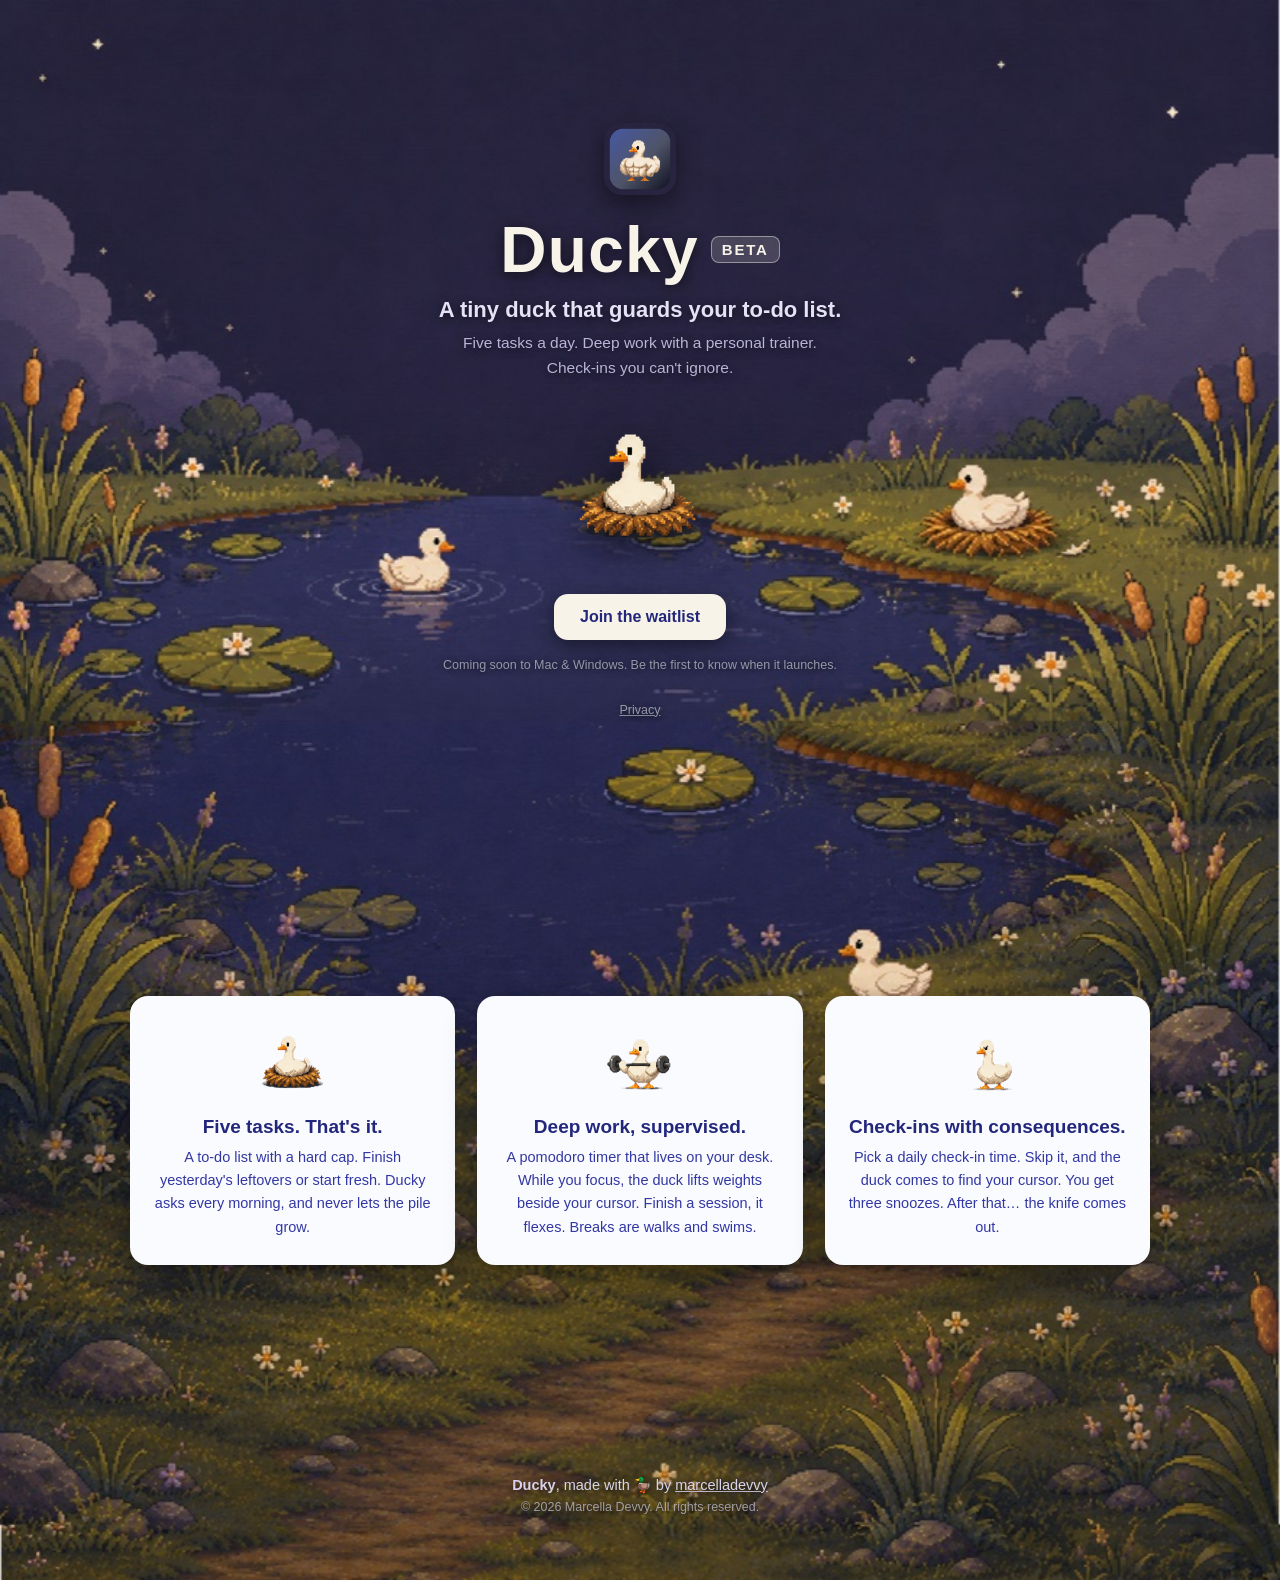
<file: index.html>
<!DOCTYPE html>
<html lang="en">
<head>
  <meta charset="UTF-8" />
  <meta name="viewport" content="width=device-width, initial-scale=1" />
  <title>Helloducky: a tiny duck that guards your to-do list</title>
  <meta name="description" content="Helloducky: a desktop pet duck for macOS. Five tasks a day, a deep-work timer with a personal trainer, and check-ins you can't ignore." />
  <link rel="icon" href="assets/icon.png" />
  <link rel="stylesheet" href="style.css" />
  <!-- Cloudflare Web Analytics (cookieless; no consent banner needed) -->
  <script defer src="https://static.cloudflareinsights.com/beacon.min.js"
    data-cf-beacon='{"token": "df0eca2bb3294f00bd4f149db4be807c"}'></script>
</head>
<body>

  <header class="hero">
    <img class="app-icon" src="assets/icon.png" alt="" width="72" height="72" />
    <h1>Ducky <span class="beta-tag">BETA</span></h1>
    <p class="tagline">A tiny duck that guards your to-do list.</p>
    <p class="sub">Five tasks a day. Deep work with a personal trainer.<br />Check-ins you can't ignore.</p>
    <img id="hero-duck" src="assets/idle_nest_duck_1.png" alt="Ducky sitting in its nest" width="180" height="160" />
    <a class="btn primary" href="https://tally.so/r/PdW9PB" target="_blank" rel="noopener">Join the waitlist</a>
    <p class="fineprint">Coming soon to Mac &amp; Windows. Be the first to know when it launches.</p>
    <p class="fineprint"><a class="privacy-link" href="privacy.html">Privacy</a></p>
  </header>

  <section class="features" aria-label="Features">
    <div class="cards">
      <div class="card">
        <img src="assets/idle_nest_duck_1.png" alt="" width="90" height="80" />
        <h2>Five tasks. That's it.</h2>
        <p>A to-do list with a hard cap. Finish yesterday's leftovers or start
        fresh. Ducky asks every morning, and never lets the pile grow.</p>
      </div>
      <div class="card">
        <img src="assets/training_duck_1.png" alt="" width="90" height="80" />
        <h2>Deep work, supervised.</h2>
        <p>A pomodoro timer that lives on your desk. While you focus, the duck
        lifts weights beside your cursor. Finish a session, it flexes.
        Breaks are walks and swims.</p>
      </div>
      <div class="card">
        <img src="assets/angry_knife_duck_1.png" alt="" width="90" height="80" />
        <h2>Check-ins with consequences.</h2>
        <p>Pick a daily check-in time. Skip it, and the duck comes to find
        your cursor. You get three snoozes. After that&hellip; the knife
        comes out.</p>
      </div>
    </div>
  </section>

  <footer>
    <p><strong>Ducky</strong>, made with 🦆 by
      <a href="https://www.linkedin.com/in/marcella-devvy">marcelladevvy</a></p>
    <p class="copyright">© 2026 Marcella Devvy. All rights reserved.</p>
  </footer>

  <script>
    // The hero duck is the real desktop sprite, animated exactly like the app.
    const frames = ['assets/idle_nest_duck_1.png', 'assets/idle_nest_duck_2.png'];
    frames.forEach((src) => { new Image().src = src; });
    const duck = document.getElementById('hero-duck');
    let i = 0;
    setInterval(() => { i = (i + 1) % frames.length; duck.src = frames[i]; }, 600);

    // Show the download count once it clears 100 (GitHub Releases API).
    fetch('https://api.github.com/repos/celladevv/helloducky/releases')
      .then((r) => r.json())
      .then((releases) => {
        const total = releases.reduce(
          (sum, rel) => sum + rel.assets.reduce((a, x) => a + x.download_count, 0), 0);
        if (total >= 100) {
          const el = document.getElementById('download-count');
          el.textContent = `${total.toLocaleString()} downloads and counting 🦆`;
          el.hidden = false;
        }
      })
      .catch(() => {});
  </script>
</body>
</html>
</file>
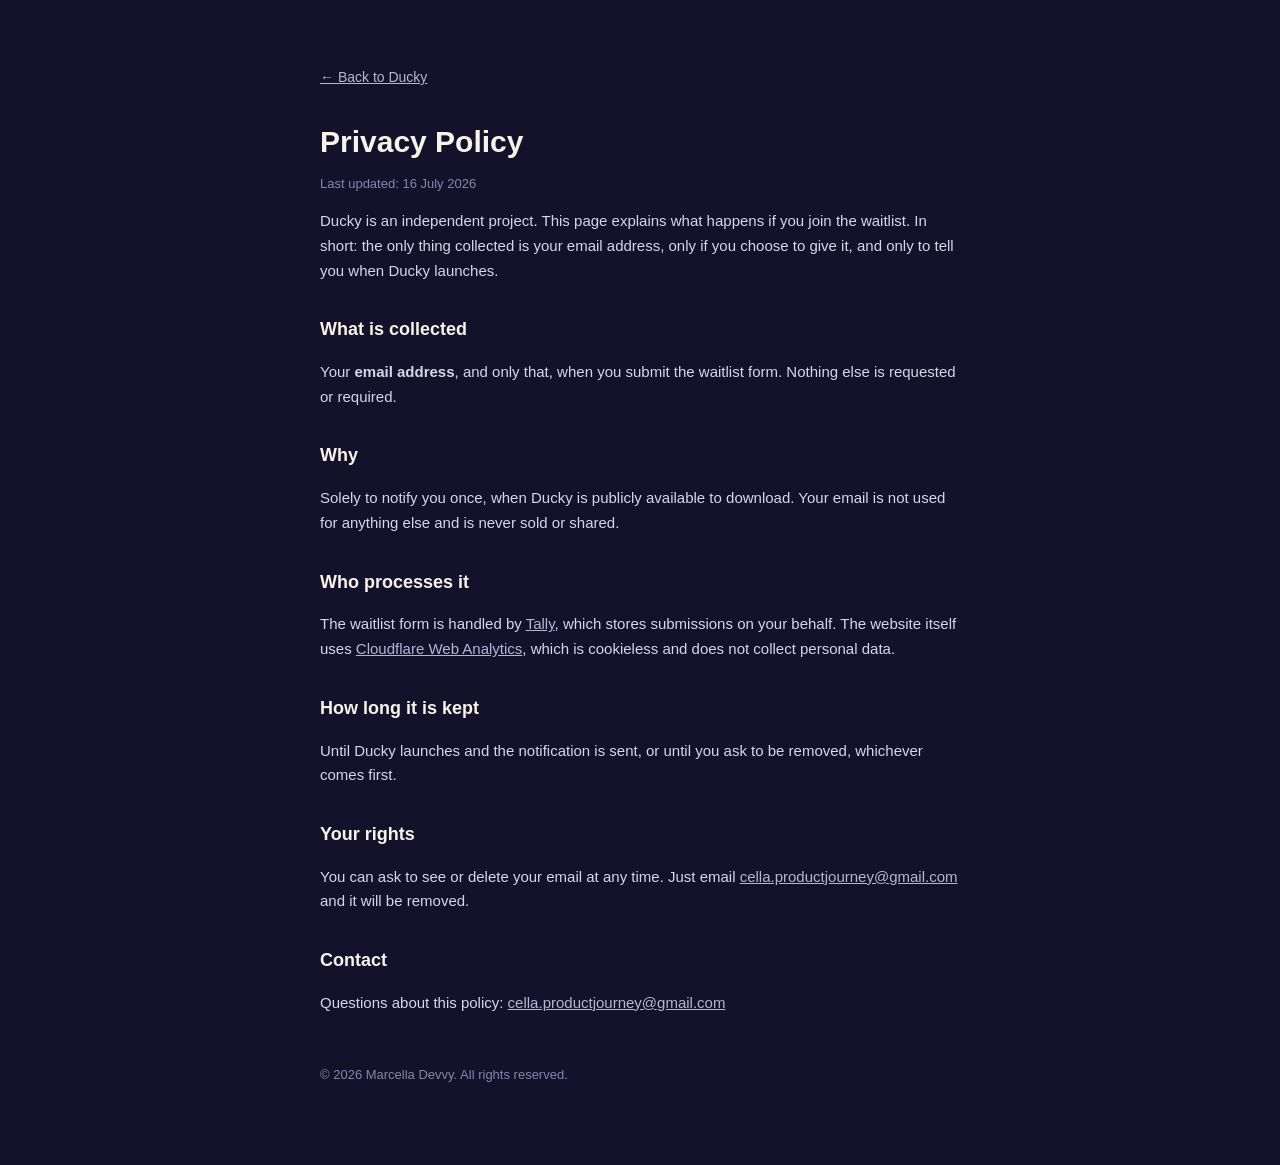
<file: privacy.html>
<!DOCTYPE html>
<html lang="en">
<head>
  <meta charset="UTF-8" />
  <meta name="viewport" content="width=device-width, initial-scale=1" />
  <title>Privacy Policy for Ducky</title>
  <meta name="description" content="How the Ducky waitlist handles your email address." />
  <link rel="icon" href="assets/icon.png" />
  <style>
    body {
      margin: 0;
      background: #14122b;
      color: #d8d4ec;
      font-family: -apple-system, BlinkMacSystemFont, 'Segoe UI', sans-serif;
      line-height: 1.65;
    }
    .wrap { max-width: 640px; margin: 0 auto; padding: 64px 24px 80px; }
    a { color: #b9b4d8; }
    h1 { color: #f7f3e8; font-size: 30px; margin: 0 0 6px; }
    h2 { color: #f7f3e8; font-size: 18px; margin: 32px 0 8px; }
    .updated { color: #8983ad; font-size: 13px; margin: 0 0 8px; }
    .back { display: inline-block; margin-bottom: 28px; font-size: 14px; }
    p { font-size: 15px; }
    footer { margin-top: 48px; font-size: 13px; color: #8983ad; }
  </style>
</head>
<body>
  <div class="wrap">
    <a class="back" href="index.html">&larr; Back to Ducky</a>
    <h1>Privacy Policy</h1>
    <p class="updated">Last updated: 16 July 2026</p>

    <p>Ducky is an independent project. This page explains what happens if you
    join the waitlist. In short: the only thing collected is your email address,
    only if you choose to give it, and only to tell you when Ducky launches.</p>

    <h2>What is collected</h2>
    <p>Your <strong>email address</strong>, and only that, when you submit the
    waitlist form. Nothing else is requested or required.</p>

    <h2>Why</h2>
    <p>Solely to notify you once, when Ducky is publicly available to download.
    Your email is not used for anything else and is never sold or shared.</p>

    <h2>Who processes it</h2>
    <p>The waitlist form is handled by <a href="https://tally.so/privacy"
    target="_blank" rel="noopener">Tally</a>, which stores submissions on your
    behalf. The website itself uses
    <a href="https://www.cloudflare.com/web-analytics/" target="_blank"
    rel="noopener">Cloudflare Web Analytics</a>, which is cookieless and does
    not collect personal data.</p>

    <h2>How long it is kept</h2>
    <p>Until Ducky launches and the notification is sent, or until you ask to be
    removed, whichever comes first.</p>

    <h2>Your rights</h2>
    <p>You can ask to see or delete your email at any time. Just email
    <a href="mailto:cella.productjourney@gmail.com">cella.productjourney@gmail.com</a>
    and it will be removed.</p>

    <h2>Contact</h2>
    <p>Questions about this policy:
    <a href="mailto:cella.productjourney@gmail.com">cella.productjourney@gmail.com</a></p>

    <footer>&copy; 2026 Marcella Devvy. All rights reserved.</footer>
  </div>
</body>
</html>
</file>
<file: style.css>
* {
  box-sizing: border-box;
}

/* One continuous scene from sky to path; the dark base color takes over
   if the page runs longer than the artwork. */
body {
  margin: 0;
  font-family: -apple-system, BlinkMacSystemFont, 'Segoe UI', sans-serif;
  color: #f4f5fb;
  background: #14122b url('assets/bg_full.jpg') top center / 100% auto no-repeat;
}

a {
  color: inherit;
}

/* ---- hero: night sky with the pond below ---- */

.hero {
  min-height: 100vh;
  display: flex;
  flex-direction: column;
  align-items: center;
  justify-content: center;
  text-align: center;
  padding: 48px 24px 96px;
}

.app-icon {
  border-radius: 18px;
  box-shadow: 0 8px 24px rgba(0, 0, 0, 0.45);
}

.hero h1 {
  margin: 18px 0 0;
  font-size: 64px;
  letter-spacing: 0.02em;
  color: #f7f3e8;
  text-shadow: 0 3px 14px rgba(0, 0, 0, 0.6);
  display: flex;
  align-items: center;
  justify-content: center;
  gap: 12px;
}

.tagline {
  margin: 10px 0 0;
  font-size: 22px;
  font-weight: 700;
  color: #e6e2f5;
  text-shadow: 0 2px 10px rgba(0, 0, 0, 0.6);
}

.sub {
  margin: 8px 0 0;
  font-size: 15.5px;
  line-height: 1.6;
  color: #b9b4d8;
  text-shadow: 0 2px 8px rgba(0, 0, 0, 0.6);
}

#hero-duck {
  margin-top: 26px;
  image-rendering: auto;
  filter: drop-shadow(0 10px 18px rgba(0, 0, 0, 0.5));
}

.buttons {
  display: flex;
  gap: 14px;
  margin-top: 28px;
  flex-wrap: wrap;
  justify-content: center;
}

.btn {
  display: inline-flex;
  align-items: center;
  gap: 9px;
  border-radius: 14px;
  padding: 14px 26px;
  font-size: 16px;
  font-weight: 800;
  text-decoration: none;
}

.btn-icon {
  flex: none;
  /* optical alignment: logos sit a hair high next to text baselines */
  margin-top: -1px;
}

.btn.primary {
  background: #f7f3e8;
  color: #23277c;
  box-shadow: 0 6px 20px rgba(0, 0, 0, 0.45);
}

.btn.primary:hover {
  transform: translateY(-1px);
}

.btn.soon {
  border: 2px solid rgba(247, 243, 232, 0.35);
  color: rgba(247, 243, 232, 0.55);
  cursor: default;
}

.fineprint {
  margin-top: 18px;
  font-size: 12.5px;
  color: rgba(244, 245, 251, 0.55);
  text-shadow: 0 1px 6px rgba(0, 0, 0, 0.7);
}

.beta-tag {
  background: rgba(247, 243, 232, 0.16);
  border: 1.5px solid rgba(247, 243, 232, 0.45);
  color: #f7f3e8;
  border-radius: 8px;
  padding: 4px 10px;
  font-size: 15px;
  font-weight: 800;
  letter-spacing: 0.12em;
  text-shadow: none;
}

.hero .btn.primary {
  margin-top: 28px;
}

.privacy-link {
  color: rgba(244, 245, 251, 0.55);
  text-decoration: underline;
}

/* ---- features over the pond ---- */

.features {
  padding: 96px 24px;
}

.cards {
  max-width: 1020px;
  margin: 0 auto;
  display: grid;
  grid-template-columns: repeat(auto-fit, minmax(280px, 1fr));
  gap: 22px;
}

/* The cards reuse the app's own panel styling — the page previews the UI. */
.card {
  background: #fafbff;
  color: #3237a4;
  border-radius: 18px;
  padding: 26px 24px;
  box-shadow: 0 10px 30px rgba(0, 0, 0, 0.4);
  text-align: center;
}

.card img {
  object-fit: contain;
}

.card h2 {
  margin: 10px 0 8px;
  font-size: 19px;
  color: #23277c;
}

.card p {
  margin: 0;
  font-size: 14.5px;
  line-height: 1.6;
  font-weight: 500;
}

/* ---- footer on the dark path ---- */

footer {
  padding: 110px 24px 60px;
  text-align: center;
  font-size: 14.5px;
  color: #d8d4ec;
  text-shadow: 0 2px 8px rgba(0, 0, 0, 0.8);
}

footer p {
  margin: 6px 0;
}

.copyright {
  font-size: 12.5px;
  color: rgba(216, 212, 236, 0.65);
}

@media (max-width: 560px) {
  .hero h1 {
    font-size: 44px;
  }
  .arrow {
    display: none;
  }
}
</file>
